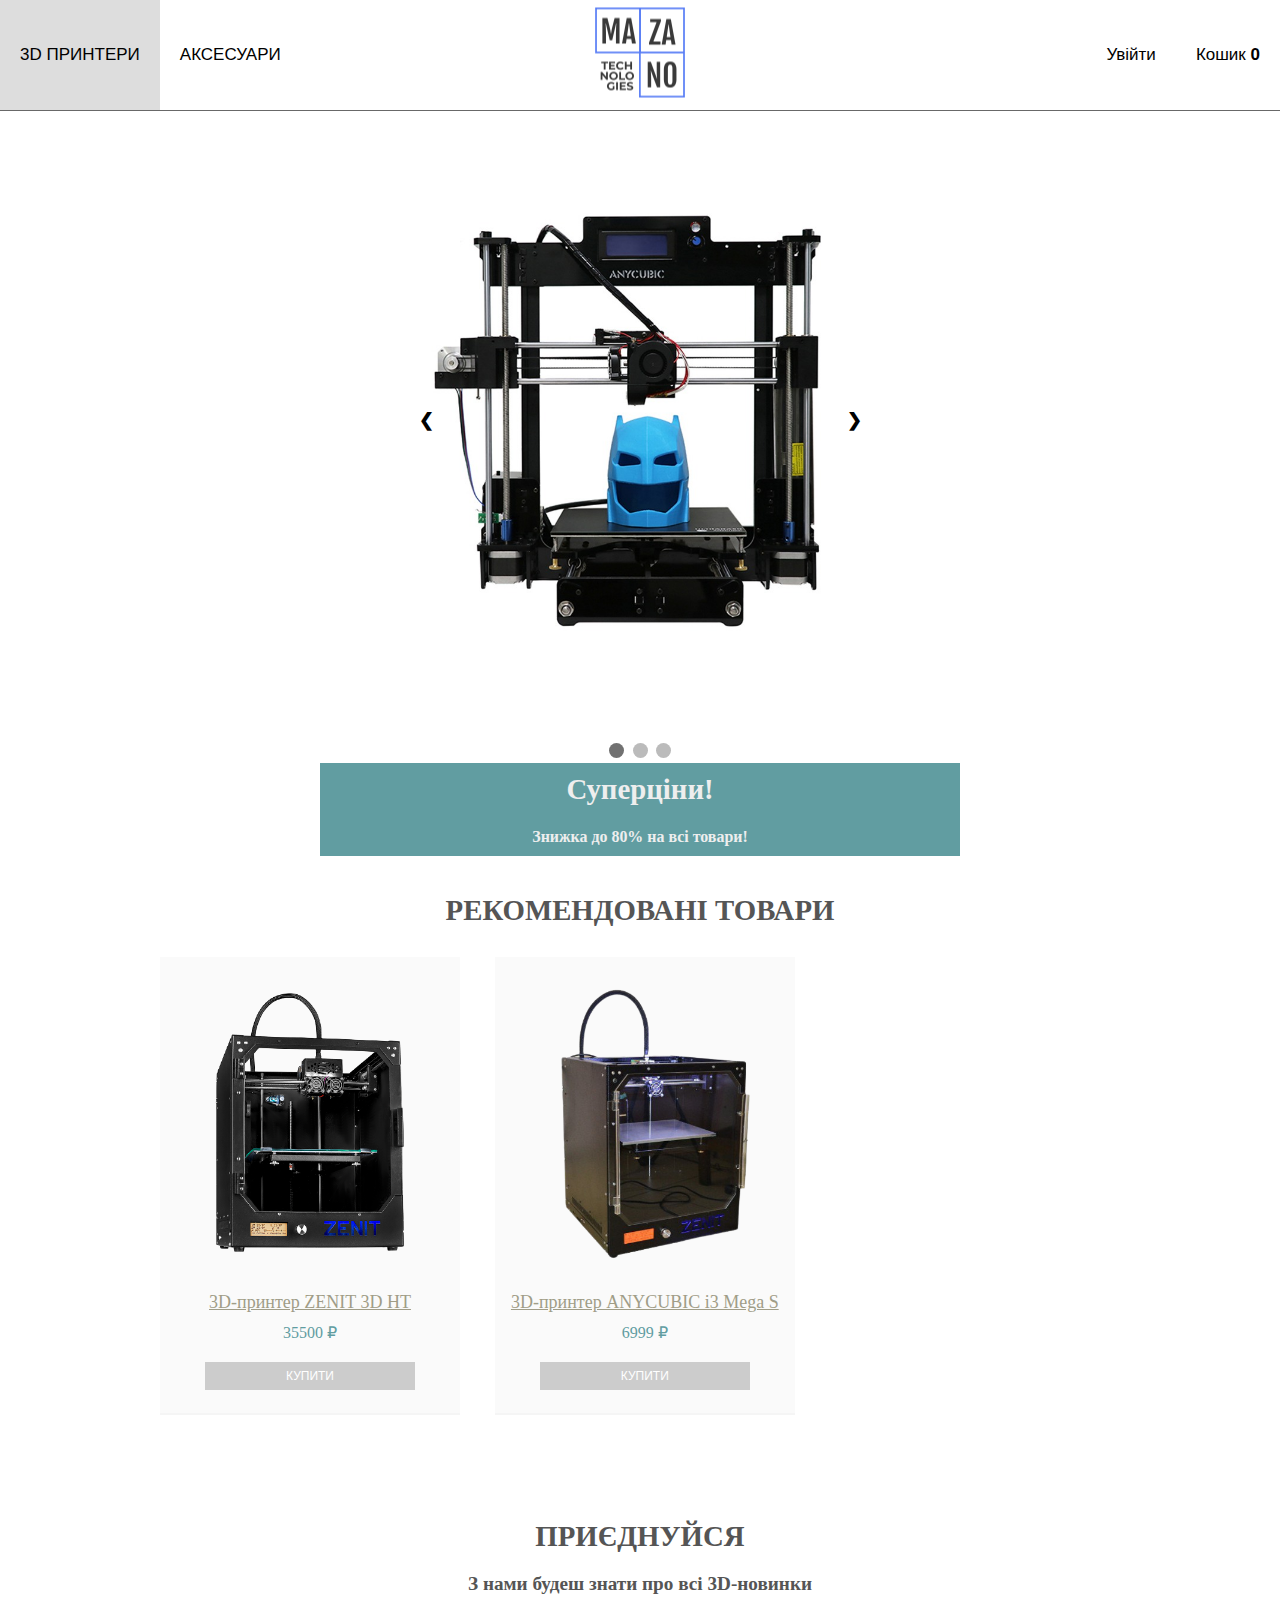
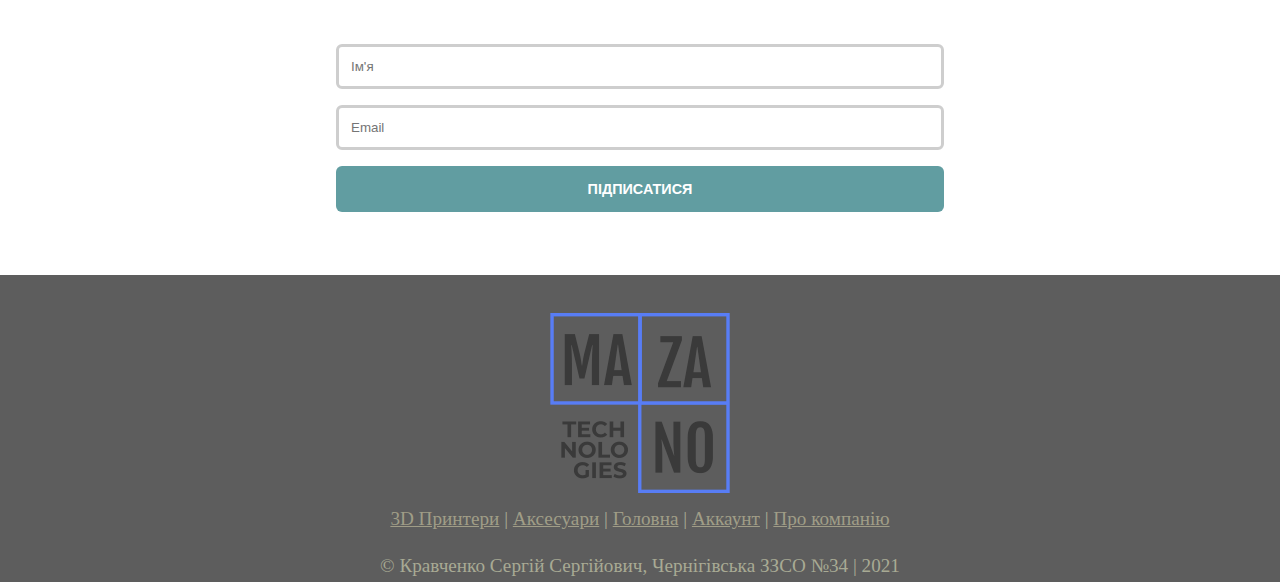
<file: index.html>
<!DOCTYPE html>
<html lang="en">
<head>
	<meta charset="UTF-8">
	<meta name="viewport" content="width=device-width, initial-scale=1.0">
	<title>Головна сторінка</title>
	<link rel="shortcut icon" href="assets/img/logo_w.png" type="image/png">
	<link rel="stylesheet" href="assets/css/style.css">
	<link rel="stylesheet" href="assets/css/slideshow.css">
	<link rel="stylesheet" href="assets/css/topnav.css">
	<link rel="stylesheet" href="assets/css/printers.css">
	<link rel="stylesheet" href="assets/css/form_news.css">
	<link rel="stylesheet" href="assets/css/auth.css">
	<link rel="stylesheet" href="assets/css/cart.css">
</head>
<body>

	<div class="main">
		
		<div class="header" style="border-bottom: 1px solid #686868;">
			
			<div class="topnav">

			    <div class="topnav-centered">
					<a href="index.html"><img src="assets/img/logo.png"></a>
				</div>

				<a href="printers.html">3D ПРИНТЕРИ</a>
				<a href="accessories.html">АКСЕСУАРИ</a>

				<div class="topnav-right">
					<a onclick="document.getElementById('id01').style.display='block'">Увійти</a>
					<a class="cart" onclick="document.getElementById('id02').style.display='block'">
						Кошик
						<strong><span class="order-quantity">0</span></strong>
					</a>
				</div>
				
			</div>

		</div>

		<div class="site_content">
		
			<div class="slideshow">

				<div class="slideshow-container">

				  <div class="mySlides fade">
					<img src="assets/img/slideshow-main/img1.jpg" style="width:100%">
				  </div>

				  <div class="mySlides fade">
					<img src="assets/img/slideshow-main/img2.jpg" style="width:100%">
				  </div>

				  <div class="mySlides fade">
					<img src="assets/img/slideshow-main/img3.jpg" style="width:100%">
				  </div>

				  <a class="prev" onclick="plusSlides(-1)">&#10094;</a>
				  <a class="next" onclick="plusSlides(1)">&#10095;</a>
				</div>
				<br>

				<div style="text-align:center">
				  <span class="dot" onclick="currentSlide(1)"></span>
				  <span class="dot" onclick="currentSlide(2)"></span>
				  <span class="dot" onclick="currentSlide(3)"></span>
				</div>
				
				<script src="assets/js/slideshow.js"></script>
				
			</div>
			
			<div class="block_1" style="background-color:#619DA1; max-width: 50%; margin-left: auto; margin-right: auto; margin-bottom: 3%;">
			
				<h2 style="text-align: center; padding-top: 10px;">Суперціни!</h2>
				<br>
				<h5 style="text-align: center; padding-bottom: 10px;">Знижка до 80% на всі товари!</h5>

			</div>
			
			<h2 class="grey_text" style="text-align: center; margin-bottom: 30px;">РЕКОМЕНДОВАНІ ТОВАРИ</h2>
			
			<div class="block_2">
				<div class="product-item">
					<div class="product" data-id="0">
						<a class="product-image" href="#"><img src="assets/img/printers/1.png"></a>
						<h3 class="product-title">
							<a href="#">3D-принтер ZENIT 3D HT</a>
						</h3>
						<span class="product-price">35500 ₽</span>
						<button class="product-btn button btn">Купити</button>
					</div>
				</div>
				<div class="product-item">
					<div class="product" data-id="1">
						<a class="product-image" href="#"><img src="assets/img/printers/2.png"></a>
						<h3 class="product-title">
							<a href="#">3D-принтер ANYCUBIC i3 Mega S</a>
						</h3>
						<span class="product-price">6999 ₽</span>
						<button class="product-btn button btn">Купити</button>
					</div>
				</div>

			</div>
			
			<h2 class="grey_text" style="text-align: center; margin-top: 75px;">ПРИЄДНУЙСЯ</h2>
			<h4 class="grey_text" style="text-align: center; margin: 20px auto 25px auto;">З нами будеш знати про всі 3D-новинки</h4>
			
			<form class="form_news" action="#">
				<div class="container">
					<input name="fname" type="text" placeholder="Ім'я" required>
					<input name="email" type="text" placeholder="Email" required>
					<button class="standart_btn sub_news" type="submit">Підписатися</button>
				</div>
			</form> 
			
			<div class="auth">
				<div id="id01" class="modal">
					<form class="modal-content animate form_auth">
					
						<h1 class="grey_text" style="text-align: center; margin: 24px 0 12px 0;">Авторизація</h2>

						<div class="container">
							<label class="grey_text" for="uname"><b>Ім'я користувача</b></label>
							<input type="text" placeholder="Enter Username" name="uname" required>

							<label class="grey_text" for="psw"><b>Пароль</b></label>
							<input type="password" placeholder="Enter Password" name="psw" required>

							<button class="standart_btn" type="submit">Увійти</button>
							<label class="grey_text">
								<input type="checkbox" checked="checked" name="remember"> Запам'ятайте мене
							</label>
						</div>

						<div class="container" style="background-color:#f1f1f1">
							<button class="standart_btn cancelbtn" type="button" onclick="document.getElementById('id01').style.display='none'">Назад</button>
							<span class="psw"><a href="#">Забули пароль?</a></span>
						</div>
					</form>
				</div>
				
				
			
			</div>		

			<div class="cart">
				<div id="id02" class="modal">
					<div class="modal-content animate"> <!-- style manager -->
				
						<h1 class="grey_text" style="text-align: center; margin: 24px 0 12px 0;">Перегляд замовлення</h2>
						
						<div class="order-info grey_text container" style="border: 3px solid rgba(0,0,0,0.11); border-radius: 10px; margin: 16px;">
							<div class="container">
								Товарів у замовленні:
								<strong><span class="order-quantity-modal">0 шт</span></strong><br>
							</div>
							<div class="container">
								Сума замовлення:
								<strong><span class="fullprice">0 грн</span></strong>
							</div>
							<button class="order-modal-btn">Склад замовлення</button>
							<div class="container" style="padding: 0;">
								<ul class="order-list"></ul>
							</div>
							
						</div>
						
						<h1 class="grey_text" style="text-align: center; margin: 24px 0 12px 0;">Оформлення замовлення</h2>
						
						<div class="form grey_text" style="text-align: center; margin: 0 25px;">
							<form>
								<span class="order-text">Ваше ім'я</span>
								<input type="text" name="uname" class="order-input" required>
								<span class="order-text">Номер телефона</span>
								<input type="text" name="telephone" class="order-input" placeholder="+38 (0__)___-__-__" required>
								<span class="order-text">Ваш e-mail</span>
								<input type="email" name="Email" class="order-input" placeholder="post@gmail.com" required>
								<button class="standart_btn" type="submit" style="margin: 25px 0;">Замовити</button>
							</form>	
						</div>
					
					</div>
				</div>
				
			</div>
			
			<script src="assets/js/modal.js"></script>	
			<script src="assets/js/cart.js"></script>	
			
	</div>

	<footer class="footer">
		<img src="assets/img/logo.png">
		<p>
			<a href="printers.html">3D Принтери</a> |
			<a href="accessories.html">Аксесуари</a> | 
			<a href="index.html">Головна</a> |
			<a onclick="document.getElementById('id01').style.display='block'">Аккаунт</a> |
			<a href="#">Про компанію</a>
		</p>
		<p style="margin-top: 25px">© Кравченко Сергій Сергійович, Чернігівська ЗЗСО №34 | 2021</p>
	</footer>
	
</body>
</html>
</file>
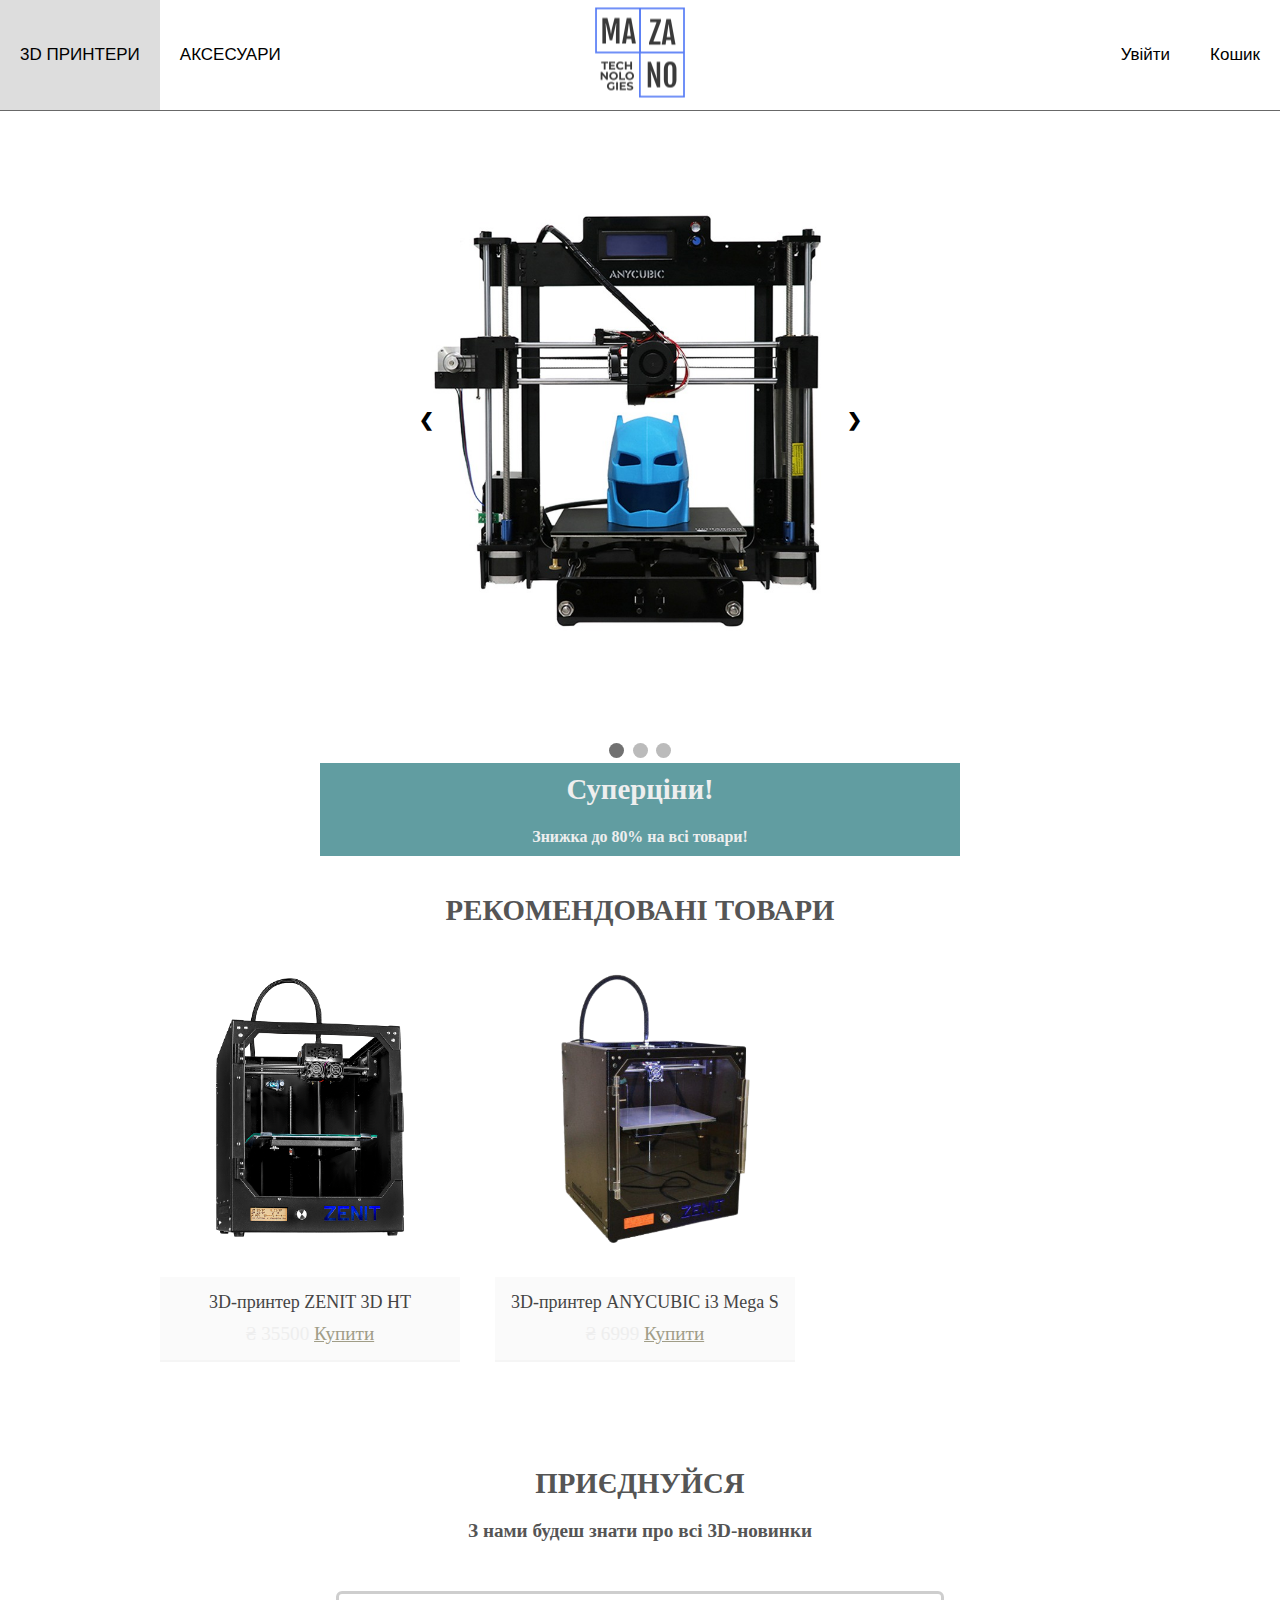
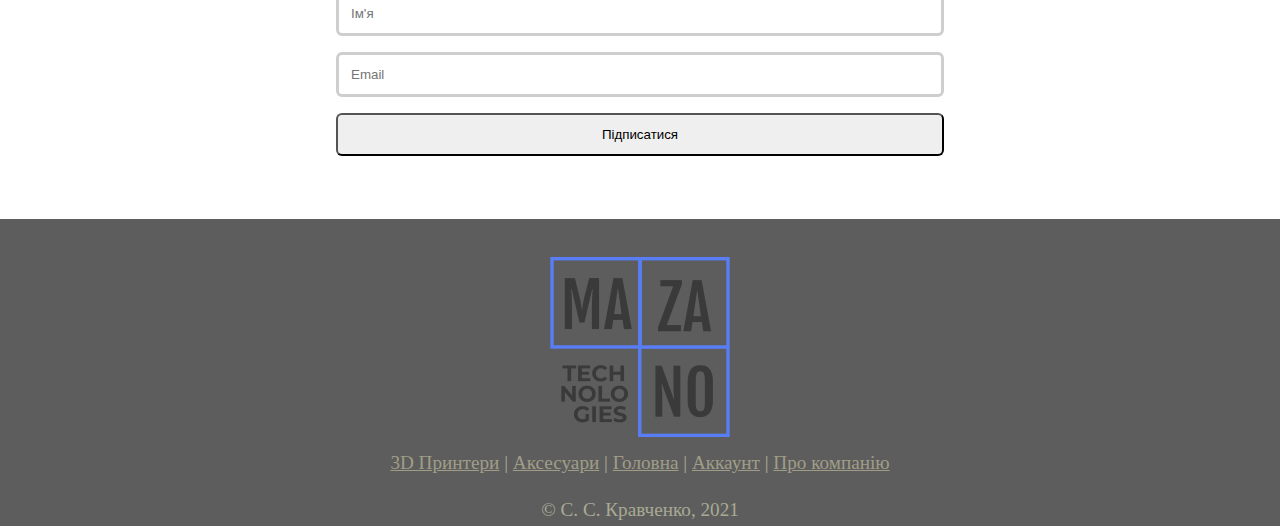
<file: 2.html>
<!DOCTYPE html>
<html lang="en">
<head>
	<meta charset="UTF-8">
	<meta name="viewport" content="width=device-width, initial-scale=1.0">
	<title>Головна сторінка</title>
	<link rel="stylesheet" href="assets/css/style.css">
	<link rel="stylesheet" href="assets/css/slideshow.css">
	<link rel="stylesheet" href="assets/css/topnav.css">
	<link rel="stylesheet" href="assets/css/printers.css">
	<link rel="stylesheet" href="assets/css/form_news.css">
	<link rel="stylesheet" href="assets/css/auth.css">
</head>
<body>

	<div class="main">
		
		<div class="header" style="border-bottom: 1px solid #686868;">
			
			<div class="topnav">

			    <div class="topnav-centered">
					<a href="index.html"><img src="assets/img/logo.png"></a>
				</div>

				<a href="printers.html">3D ПРИНТЕРИ</a>
				<a href="acces.html">АКСЕСУАРИ</a>

				<div class="topnav-right">
					<a onclick="document.getElementById('id01').style.display='block'">Увійти</a>
					<a href="cart.html">Кошик</a>
				</div>
				
			</div>

		</div>

		<div class="site_content">
		
			<div class="slideshow">

				<div class="slideshow-container">

				  <div class="mySlides fade">
					<img src="assets/img/slideshow-main/img1.jpg" style="width:100%">
				  </div>

				  <div class="mySlides fade">
					<img src="assets/img/slideshow-main/img2.jpg" style="width:100%">
				  </div>

				  <div class="mySlides fade">
					<img src="assets/img/slideshow-main/img3.jpg" style="width:100%">
				  </div>

				  <a class="prev" onclick="plusSlides(-1)">&#10094;</a>
				  <a class="next" onclick="plusSlides(1)">&#10095;</a>
				</div>
				<br>

				<div style="text-align:center">
				  <span class="dot" onclick="currentSlide(1)"></span>
				  <span class="dot" onclick="currentSlide(2)"></span>
				  <span class="dot" onclick="currentSlide(3)"></span>
				</div>
				
				<script type="text/javascript" src="assets/js/slideshow.js"></script>
				
			</div>
			
			<div class="block_1" style="background-color:#619DA1; max-width: 50%; margin-left: auto; margin-right: auto; margin-bottom: 3%;">
			
				<h2 style="text-align: center; padding-top: 10px;">Суперціни!</h2>
				<br>
				<h5 style="text-align: center; padding-bottom: 10px;">Знижка до 80% на всі товари!</h5>

			</div>
			
			<h2 class="grey_text" style="text-align: center; margin-bottom: 30px;">РЕКОМЕНДОВАНІ ТОВАРИ</h2>
			
			<div class="block_2">
				<div class="product-item">
					<img src="assets/img/printers/1.png">
					<div class="product">
						<h3>3D-принтер ZENIT 3D HT</h3>
						<span class="price">₴ 35500</span>
						<a href="cart.html" class="button">Купити</a>
					</div>
				</div>
				<div class="product-item">
					<img src="assets/img/printers/2.png">
					<div class="product">
						<h3>3D-принтер ANYCUBIC i3 Mega S</h3>
						<span class="price">₴ 6999</span>
						<a href="cart.html" class="button">Купити</a>
					</div>
				</div>
			</div>
			
			<h2 class="grey_text" style="text-align: center; margin-top: 75px;">ПРИЄДНУЙСЯ</h2>
			<h4 class="grey_text" style="text-align: center; margin: 20px auto 25px auto;">З нами будеш знати про всі 3D-новинки</h4>
			
			<form class="form_news" action="#">
				<div class="container">
					<input name="fname" type="text" placeholder="Ім'я" required>
					<input name="email" type="text" placeholder="Email" required>
					<button class="sub_news" type="submit">Підписатися</button>
				</div>
			</form> 
			
			<div class="auth">
				<div id="id01" class="modal">
					<form class="modal-content animate form_auth">
						<div class="imgcontainer">
						<h1 class="grey_text">Авторизація</h2>
						</div>

						<div class="container">
							<label class="grey_text" for="uname"><b>Ім'я користувача</b></label>
							<input type="text" placeholder="Enter Username" name="uname" required>

							<label class="grey_text" for="psw"><b>Пароль</b></label>
							<input type="password" placeholder="Enter Password" name="psw" required>

							<button type="submit">Увійти</button>
							<label class="grey_text">
								<input type="checkbox" checked="checked" name="remember"> Запам'ятайте мене
							</label>
						</div>

						<div class="container" style="background-color:#f1f1f1">
							<button type="button" onclick="document.getElementById('id01').style.display='none'" class="cancelbtn">Назад</button>
							<span class="psw"><a href="#">Забули пароль?</a></span>
						</div>
					</form>
				</div>
				
				<script type="text/javascript" src="assets/js/auth.js"></script>
				
			</div>
			
		</div>
	
	</div>



	<footer class="footer">
		<img src="assets/img/logo.png">
		<p>
			<a href="printers.html">3D Принтери</a> |
			<a href="acces.html">Аксесуари</a> | 
			<a href="index.html">Головна</a> |
			<a onclick="document.getElementById('id01').style.display='block'">Аккаунт</a> |
			<a href="#">Про компанію</a>
		</p>
		<p style="margin-top: 25px">© С. С. Кравченко, 2021</p>
	</footer>
	
</body>
</html>
</file>
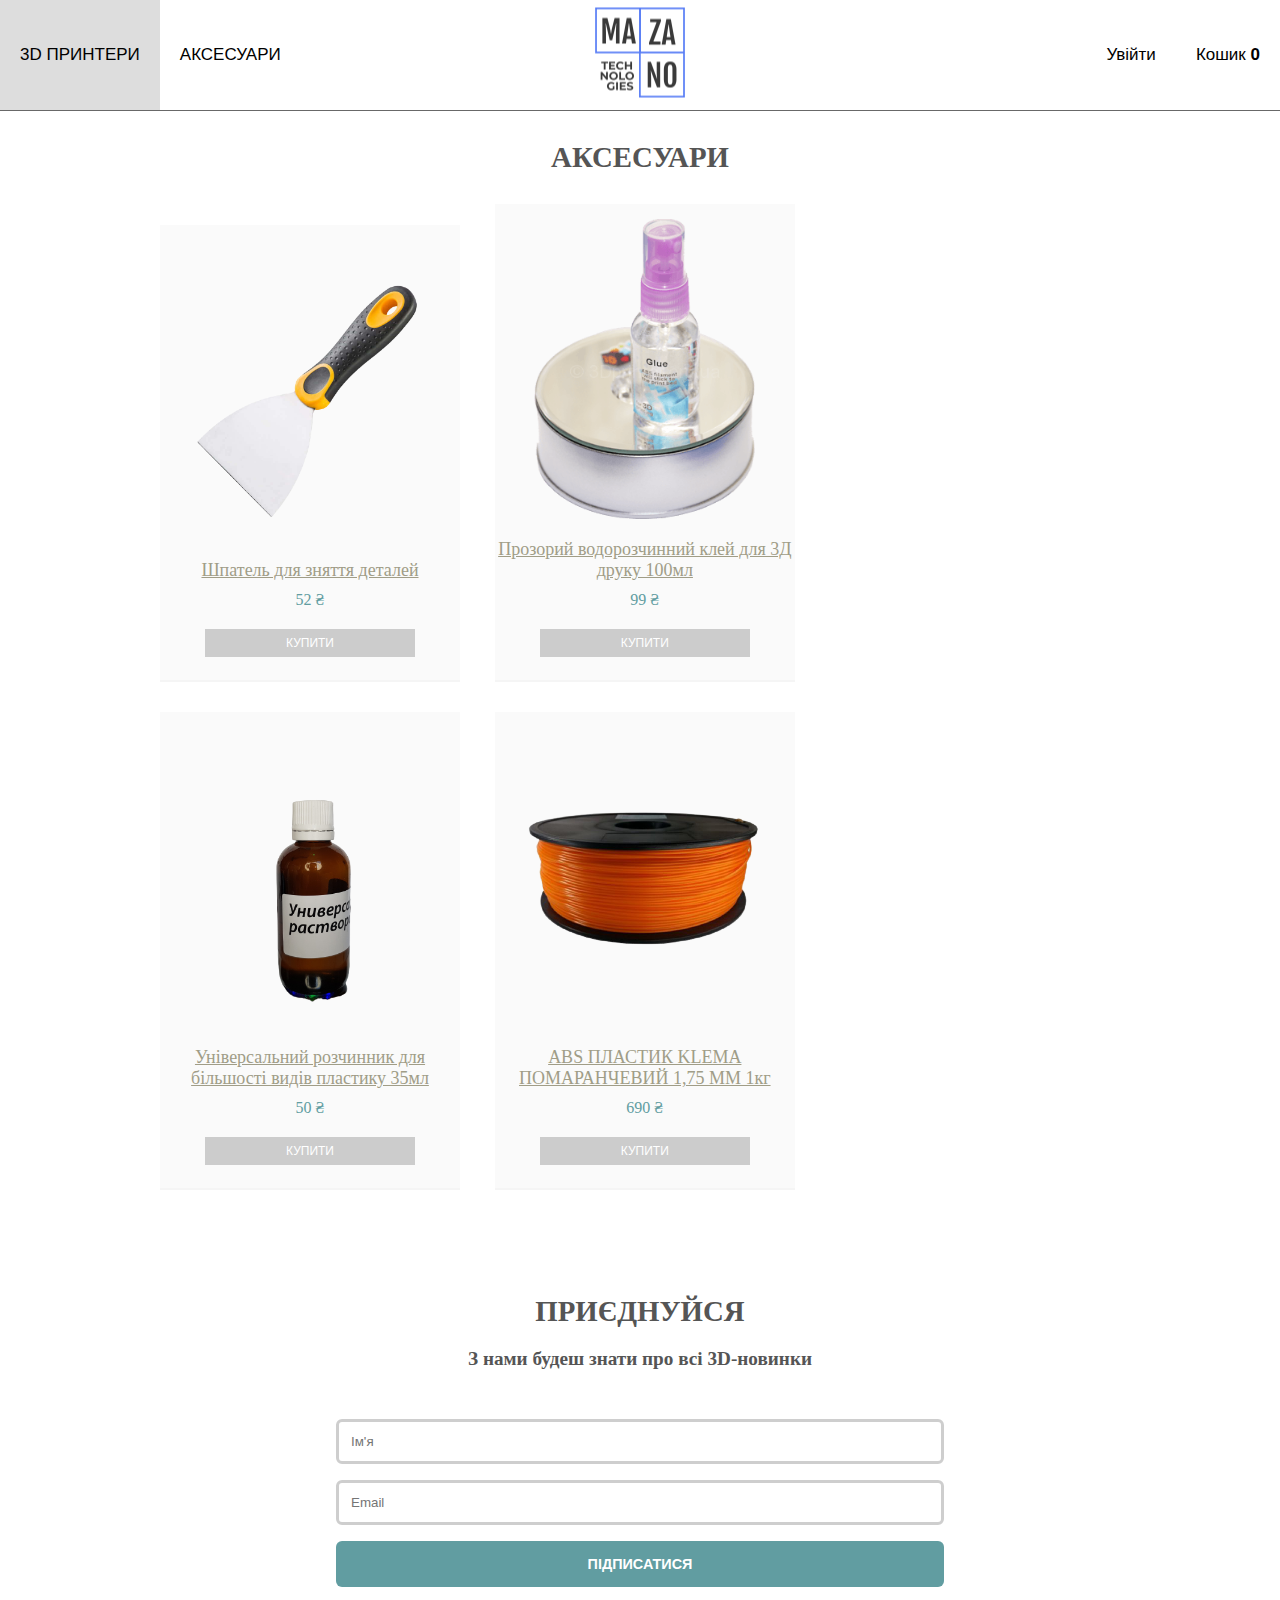
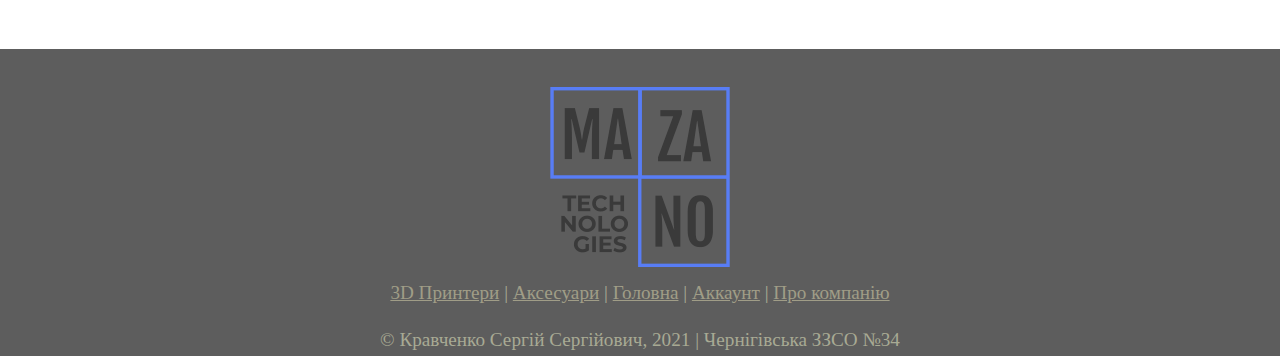
<file: accessories.html>
<!DOCTYPE html>
<html lang="en">
<head>
	<meta charset="UTF-8">
	<meta name="viewport" content="width=device-width, initial-scale=1.0">
	<title>Каталог аксесуарів для 3D-принтерів</title>
	<link rel="shortcut icon" href="assets/img/logo_w.png" type="image/png">
	<link rel="stylesheet" href="assets/css/style.css">
	<link rel="stylesheet" href="assets/css/topnav.css">
	<link rel="stylesheet" href="assets/css/printers.css">
	<link rel="stylesheet" href="assets/css/form_news.css">
	<link rel="stylesheet" href="assets/css/auth.css">
	<link rel="stylesheet" href="assets/css/cart.css">
</head>
<body>

	<div class="main">
		
		<div class="header" style="border-bottom: 1px solid #686868;">
			
			<div class="topnav">

			    <div class="topnav-centered">
					<a href="index.html"><img src="assets/img/logo.png"></a>
				</div>

				<a href="printers.html">3D ПРИНТЕРИ</a>
				<a href="accessories.html">АКСЕСУАРИ</a>

				<div class="topnav-right">
					<a onclick="document.getElementById('id01').style.display='block'">Увійти</a>
					<a class="cart" onclick="document.getElementById('id02').style.display='block'">
						Кошик
						<strong><span class="order-quantity">0</span></strong>
					</a>
				</div>
				
			</div>

		</div>

		<div class="site_content">
			
			<h2 class="grey_text" style="text-align: center; margin: 30px 0px;">АКСЕСУАРИ</h2>
			
			<div class="block_2">
				<div class="product-item">
					<div class="product" data-id="4">
						<a class="product-image" href="#"><img src="assets/img/accessories/1.png"></a>
						<h3 class="product-title">
							<a href="#">Шпатель для зняття деталей</a>
						</h3>
						<span class="product-price">52 ₴</span>
						<button class="product-btn button btn">Купити</button>
					</div>
				</div>
				<div class="product-item">
					<div class="product" data-id="5">
						<a class="product-image" href="#"><img src="assets/img/accessories/2.png"></a>
						<h3 class="product-title">
							<a href="#">Прозорий водорозчинний клей для 3Д друку 100мл</a>
						</h3>
						<span class="product-price">99 ₴</span>
						<button class="product-btn button btn">Купити</button>
					</div>
				</div>
				<div class="product-item">
					<div class="product" data-id="6">
						<a class="product-image" href="#"><img src="assets/img/accessories/3.png"></a>
						<h3 class="product-title">
							<a href="#">Універсальний розчинник для більшості видів пластику 35мл</a>
						</h3>
						<span class="product-price">50 ₴</span>
						<button class="product-btn button btn">Купити</button>
					</div>
				</div>
				<div class="product-item">
					<div class="product" data-id="7">
						<a class="product-image" href="#"><img src="assets/img/accessories/4.png"></a>
						<h3 class="product-title">
							<a href="#">ABS ПЛАСТИК KLEMA ПОМАРАНЧЕВИЙ 1,75 ММ 1кг</a>
						</h3>
						<span class="product-price">690 ₴</span>
						<button class="product-btn button btn">Купити</button>
					</div>
				</div>
				
			</div>
			
			<h2 class="grey_text" style="text-align: center; margin-top: 75px;">ПРИЄДНУЙСЯ</h2>
			<h4 class="grey_text" style="text-align: center; margin: 20px auto 25px auto;">З нами будеш знати про всі 3D-новинки</h4>
			
			<form class="form_news" action="#">
				<div class="container">
					<input name="fname" type="text" placeholder="Ім'я" required>
					<input name="email" type="text" placeholder="Email" required>
					<button class="standart_btn sub_news" type="submit">Підписатися</button>
				</div>
			</form> 
			
			<div class="auth">
				<div id="id01" class="modal">
					<form class="modal-content animate form_auth">
						<div class="imgcontainer">
						<h1 class="grey_text">Авторизація</h2>
						</div>

						<div class="container">
							<label class="grey_text" for="uname"><b>Ім'я користувача</b></label>
							<input type="text" placeholder="Enter Username" name="uname" required>

							<label class="grey_text" for="psw"><b>Пароль</b></label>
							<input type="password" placeholder="Enter Password" name="psw" required>

							<button class="standart_btn" type="submit">Увійти</button>
							<label class="grey_text">
								<input type="checkbox" checked="checked" name="remember"> Запам'ятайте мене
							</label>
						</div>

						<div class="container" style="background-color:#f1f1f1">
							<button class="standart_btn cancelbtn" type="button" onclick="document.getElementById('id01').style.display='none'">Назад</button>
							<span class="psw"><a href="#">Забули пароль?</a></span>
						</div>
					</form>
				</div>
				
			</div>
			
			<div class="cart">
				<div id="id02" class="modal">
					<div class="modal-content animate"> <!-- style manager -->
				
						<h1 class="grey_text" style="text-align: center; margin: 24px 0 12px 0;">Оформлення замовлення</h2>
						
						<div class="order-info grey_text container" style="border: 3px solid rgba(0,0,0,0.11); border-radius: 10px; margin: 16px;">
							<div class="container">
								Товарів у замовленні:
								<strong><span class="order-quantity-modal">0 шт</span></strong><br>
							</div>
							<div class="container">
								Сума замовлення:
								<strong><span class="fullprice">0 грн</span></strong>
							</div>
							<button class="order-modal-btn">Склад замовлення</button>
							<div class="container" style="padding: 0;">
								<ul class="order-list"></ul>
							</div>

						</div>
						
						<h1 class="grey_text" style="text-align: center; margin: 24px 0 12px 0;">Оформлення замовлення</h2>
						
						<div class="form grey_text" style="text-align: center; margin: 0 25px;">
							<form>
								<span class="order-text">Ваше ім'я</span>
								<input type="text" name="uname" class="order-input" required>
								<span class="order-text">Номер телефона</span>
								<input type="text" name="telephone" class="order-input" placeholder="+38 (0__)___-__-__" required>
								<span class="order-text">Ваш e-mail</span>
								<input type="email" name="Email" class="order-input" placeholder="post@gmail.com" required>
								<button class="standart_btn" type="submit" style="margin: 25px 0;">Замовити</button>
							</form>	
						</div>
					
					</div>
				</div>
				
			</div>
			
			<script src="assets/js/modal.js"></script>	
			<script src="assets/js/cart.js"></script>	
			
			
		</div>
	
	</div>



	<footer class="footer">
		<img src="assets/img/logo.png">
		<p>
			<a href="printers.html">3D Принтери</a> |
			<a href="accessories.html">Аксесуари</a> | 
			<a href="index.html">Головна</a> |
			<a onclick="document.getElementById('id01').style.display='block'">Аккаунт</a> |
			<a href="#">Про компанію</a>
		</p>
		<p style="margin-top: 25px">© Кравченко Сергій Сергійович, 2021 | 
			Чернігівська ЗЗСО №34
		</p>
	</footer>
	
</body>
</html>
</file>
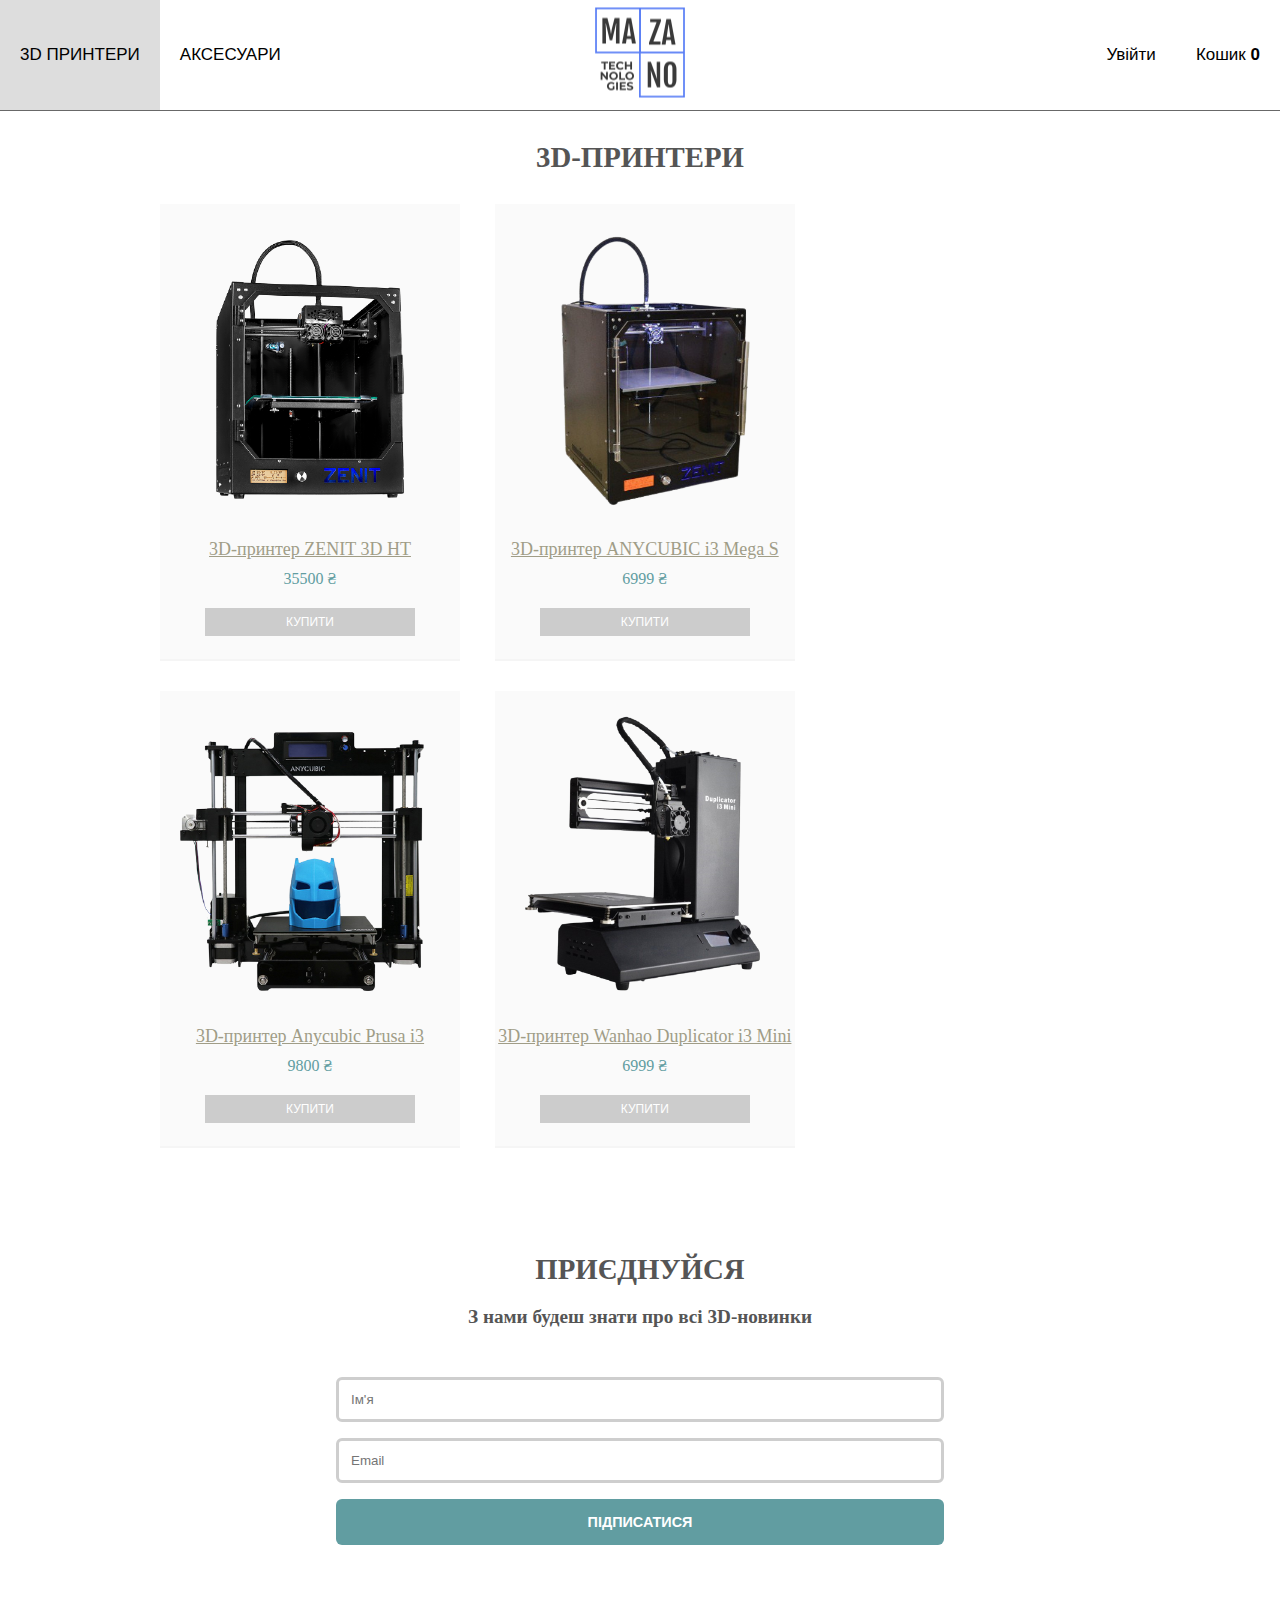
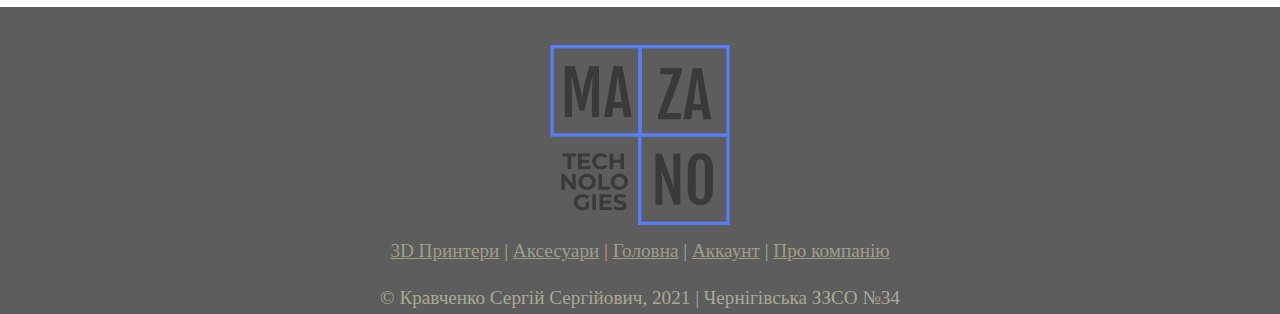
<file: printers.html>
<!DOCTYPE html>
<html lang="en">
<head>
	<meta charset="UTF-8">
	<meta name="viewport" content="width=device-width, initial-scale=1.0">
	<title>Каталог 3D-принтерів</title>
	<link rel="shortcut icon" href="assets/img/logo_w.png" type="image/png">
	<link rel="stylesheet" href="assets/css/style.css">
	<link rel="stylesheet" href="assets/css/topnav.css">
	<link rel="stylesheet" href="assets/css/printers.css">
	<link rel="stylesheet" href="assets/css/form_news.css">
	<link rel="stylesheet" href="assets/css/auth.css">
	<link rel="stylesheet" href="assets/css/cart.css">
</head>
<body>

	<div class="main">
		
		<div class="header" style="border-bottom: 1px solid #686868;">
			
			<div class="topnav">

			    <div class="topnav-centered">
					<a href="index.html"><img src="assets/img/logo.png"></a>
				</div>

				<a href="printers.html">3D ПРИНТЕРИ</a>
				<a href="accessories.html">АКСЕСУАРИ</a>

				<div class="topnav-right">
					<a onclick="document.getElementById('id01').style.display='block'">Увійти</a>
					<a class="cart" onclick="document.getElementById('id02').style.display='block'">
						Кошик
						<strong><span class="order-quantity">0</span></strong>
					</a>
				</div>
				
			</div>

		</div>

		<div class="site_content">
			
			<h2 class="grey_text" style="text-align: center; margin: 30px 0px;">3D-ПРИНТЕРИ</h2>
			
			<div class="block_2">
				<div class="product-item">
					<div class="product" data-id="0">
						<a class="product-image" href="#"><img src="assets/img/printers/1.png"></a>
						<h3 class="product-title">
							<a href="#">3D-принтер ZENIT 3D HT</a>
						</h3>
						<span class="product-price">35500 ₴</span>
						<button class="product-btn button btn">Купити</button>
					</div>
				</div>
				<div class="product-item">
					<div class="product" data-id="1">
						<a class="product-image" href="#"><img src="assets/img/printers/2.png"></a>
						<h3 class="product-title">
							<a href="#">3D-принтер ANYCUBIC i3 Mega S</a>
						</h3>
						<span class="product-price">6999 ₴</span>
						<button class="product-btn button btn">Купити</button>
					</div>
				</div>
				<div class="product-item">
					<div class="product" data-id="2">
						<a class="product-image" href="#"><img src="assets/img/printers/3.png"></a>
						<h3 class="product-title">
							<a href="#">3D-принтер Anycubic Prusa i3</a>
						</h3>
						<span class="product-price">9800 ₴</span>
						<button class="product-btn button btn">Купити</button>
					</div>
				</div>
				<div class="product-item">
					<div class="product" data-id="3">
						<a class="product-image" href="#"><img src="assets/img/printers/4.png"></a>
						<h3 class="product-title">
							<a href="#">3D-принтер Wanhao Duplicator i3 Mini</a>
						</h3>
						<span class="product-price">6999 ₴</span>
						<button class="product-btn button btn">Купити</button>
					</div>
				</div>
				
			</div>
			
			<h2 class="grey_text" style="text-align: center; margin-top: 75px;">ПРИЄДНУЙСЯ</h2>
			<h4 class="grey_text" style="text-align: center; margin: 20px auto 25px auto;">З нами будеш знати про всі 3D-новинки</h4>
			
			<form class="form_news" action="#">
				<div class="container">
					<input name="fname" type="text" placeholder="Ім'я" required>
					<input name="email" type="text" placeholder="Email" required>
					<button class="standart_btn sub_news" type="submit">Підписатися</button>
				</div>
			</form> 
			
			<div class="auth">
				<div id="id01" class="modal">
					<form class="modal-content animate form_auth">
						<div class="imgcontainer">
						<h1 class="grey_text">Авторизація</h2>
						</div>

						<div class="container">
							<label class="grey_text" for="uname"><b>Ім'я користувача</b></label>
							<input type="text" placeholder="Enter Username" name="uname" required>

							<label class="grey_text" for="psw"><b>Пароль</b></label>
							<input type="password" placeholder="Enter Password" name="psw" required>

							<button class="standart_btn" type="submit">Увійти</button>
							<label class="grey_text">
								<input type="checkbox" checked="checked" name="remember"> Запам'ятайте мене
							</label>
						</div>

						<div class="container" style="background-color:#f1f1f1">
							<button class="standart_btn cancelbtn" type="button" onclick="document.getElementById('id01').style.display='none'">Назад</button>
							<span class="psw"><a href="#">Забули пароль?</a></span>
						</div>
					</form>
				</div>
				
			</div>
			
			<div class="cart">
				<div id="id02" class="modal">
					<div class="modal-content animate"> <!-- style manager -->
				
						<h1 class="grey_text" style="text-align: center; margin: 24px 0 12px 0;">Оформлення замовлення</h2>
						
						<div class="order-info grey_text container" style="border: 3px solid rgba(0,0,0,0.11); border-radius: 10px; margin: 16px;">
							<div class="container">
								Товарів у замовленні:
								<strong><span class="order-quantity-modal">0 шт</span></strong><br>
							</div>
							<div class="container">
								Сума замовлення:
								<strong><span class="fullprice">0 грн</span></strong>
							</div>
							<button class="order-modal-btn">Склад замовлення</button>
							<div class="container" style="padding: 0;">
								<ul class="order-list"></ul>
							</div>

						</div>
						
						<h1 class="grey_text" style="text-align: center; margin: 24px 0 12px 0;">Оформлення замовлення</h2>
						
						<div class="form grey_text" style="text-align: center; margin: 0 25px;">
							<form>
								<span class="order-text">Ваше ім'я</span>
								<input type="text" name="uname" class="order-input" required>
								<span class="order-text">Номер телефона</span>
								<input type="text" name="telephone" class="order-input" placeholder="+38 (0__)___-__-__" required>
								<span class="order-text">Ваш e-mail</span>
								<input type="email" name="Email" class="order-input" placeholder="post@gmail.com" required>
								<button class="standart_btn" type="submit" style="margin: 25px 0;">Замовити</button>
							</form>	
						</div>
					
					</div>
				</div>
				
			</div>
			
			<script src="assets/js/modal.js"></script>	
			<script src="assets/js/cart.js"></script>	
			
			
		</div>
	
	</div>



	<footer class="footer">
		<img src="assets/img/logo.png">
		<p>
			<a href="printers.html">3D Принтери</a> |
			<a href="accessories.html">Аксесуари</a> | 
			<a href="index.html">Головна</a> |
			<a onclick="document.getElementById('id01').style.display='block'">Аккаунт</a> |
			<a href="#">Про компанію</a>
		</p>
		<p style="margin-top: 25px">© Кравченко Сергій Сергійович, 2021 | 
			Чернігівська ЗЗСО №34
		</p>
	</footer>
	
</body>
</html>
</file>
<file: assets/css/style.css>
* {
	margin: 0;
	padding: 0;
}

html, body {
	height: 100%;
}

body {
	font-size: 1.2em;
	background-color: #fff;
	color: #EEE;
	display: flex;
	flex-direction: column;
}

input, button {outline:none;}

a, a:hover {
	outline: none;
	text-decoration: underline;
	color: #a09d87;
	cursor: pointer;
}

li {
	list-style-type: none;
}

button {
	padding: 14px 20px;
	margin: 8px 0;
	cursor: pointer;
	width: 100%;
}

.standart_btn {
	background-color: #619DA1;
	color: #ffffff;
	font-weight: 900;
	font-size:0.9rem;
	text-transform: uppercase;
	transition: all ease-in 200ms;
	border: 3px solid transparent;
	border-radius: 6px;
}

.standart_btn:hover {
	background-color:transparent;
	color:#619DA1;
	border: 3px solid #619DA1;
	cursor: pointer;
}

.btn:disabled {
	opacity: 0.4;
	pointer-events: none;
}

.logo {max-width: 50%}

.main {
	flex: 1 0 auto;
}

.grey_text {color: #555}

.footer {
	padding: 28px 0 5px 0;
	text-align: center;
	background-color: #5d5d5d;
	color: #a8aa94;
	flex-shrink: 0;
	margin-top: 3%;
}

.footer a:hover {
	color: #fff;
	text-decoration: none;
}


.text {
	vertical-align:bottom;
	display: flex;
	align-items: flex-end;
}
</file>
<file: assets/css/slideshow.css>
* {box-sizing:border-box}

.slideshow-container {
	max-width: 475px;
	position: relative;
	margin: 5% auto;
}

.mySlides {
	display: none;
}

.prev, .next {
	cursor: pointer;
	position: absolute;
	top: 50%;
	width: auto;
	margin-top: -22px;
	padding: 16px;
	color: black;
	font-weight: bold;
	font-size: 18px;
	transition: 0.6s ease;
	border-radius: 0 3px 3px 0;
	text-decoration: none;
}

.next {
	right: 0;
	border-radius: 3px 0 0 3px;
}

.prev:hover, .next:hover {
	background-color: rgba(0,0,0,0.8);
	text-decoration: none;
}

.numbertext {
	color: #000;
	font-size: 12px;
	padding: 8px 12px;
	position: absolute;
	top: 0;
}

.dot {
	cursor: pointer;
	height: 15px;
	width: 15px;
	margin: 0 2px;
	background-color: #bbb;
	border-radius: 50%;
	display: inline-block;
	transition: background-color 0.6s ease;
}

.active, .dot:hover {
	background-color: #717171;
}

.fade {
	-webkit-animation-name: fade;
	-webkit-animation-duration: 1.5s;
	animation-name: fade;
	animation-duration: 1.5s;
}

@-webkit-keyframes fade {
	from {opacity: .4}
	to {opacity: 1}
}

@keyframes fade {
	from {opacity: .4}
	to {opacity: 1}
}
</file>
<file: assets/css/topnav.css>
.topnav {
	position: relative;
	background-color: #FFF;
	overflow: hidden;
}

.topnav a {
	float: left;
	color: #000;
	text-align: center;
	padding: 45px 20px;
	text-decoration: none;
	font-size: 17px;
	font-family: 'Karla', sans-serif;
}

.topnav img {max-width: 50%}

.topnav a:hover {
	background-color: #ddd;
	color: black;
}

.topnav-centered a {
	float: none;
	position: absolute;
	top: 50%;
	left: 50%;
	transform: translate(-50%, -50%);
}

.topnav-right {
	float: right;
}

@media screen and (max-width: 580px) {
	.topnav a, .topnav-right {
		float: none;
		display: block;
	}

	.topnav-centered a {
		position: relative;
		top: 0;
		left: 0;
		transform: none;
	}
}
</file>
<file: assets/css/printers.css>
* {
	box-sizing: border-box;
}
.product-item {
	width: 300px;
	text-align: center;
	border-bottom: 2px solid #F5F5F5;
	background: white;
	font-family: "Open Sans";
	transition: .3s ease-in;
	display: inline-block;
	margin: auto;
	margin-right: 30px;
	margin-bottom: 30px;
}
.product-item:hover {
	border-bottom: 2px solid #619DA1;
}
.product-item img {
	margin-bottom: 20px;
	display: block;
	width: 100%;
}
.product {
	background: #fafafa;
	padding: 15px 0;
}
.product h3 {
	font-size: 18px;
	font-weight: 400;
	color: #444444;
	margin: 0 0 10px 0;
}
.product-price {
	font-size: 16px;
	color: #619DA1;
	display: block;
	margin-bottom: 12px;
}
.product-btn {
	text-decoration: none;
	display: inline-block;
	padding: 0 12px;
	background: #cccccc;
	color: white;
	text-transform: uppercase;
	font-size: 12px;
	line-height: 28px;
	transition: .3s ease-in;
	border: 0;
	max-width: 70%;
}
.product-item:hover .product-btn {
	background: #619DA1;
}

.block_2 {
	max-width: 90%;
	margin-left: auto;
	margin-right: auto; 
}

@media screen and (max-width: 580px) {
  .product-item {
	 display: block;
	width: 80%;
  }
}

@media screen and (min-width: 950px) {
	.block_2 {
		max-width: 75%
	}
}
</file>
<file: assets/css/form_news.css>
.form_news {
    color: #fff;
}

.container{
    padding: 1.5rem;
}

input[type=text], input[type=password], input[type=email], .sub_news {
    width: 100%;
    padding: 12px;
    margin: 8px 0;
    display: inline-block;
    outline: none;
    border-radius: 6px;
}
input[type=text], input[type=password], input[type=email]{ border:3px solid #cecece; }
input[type=text]:focus, input[type=password]:focus, input[type=email]:focus {
    border: 3px solid #619DA1;
}

@media screen and (min-width:400px){
  form{
    width:80%;
    margin:0 auto;
  }
}

@media screen and (min-width:520px){
  form{
    width:60%;
    margin:0 auto;
  }
}

@media screen and (min-width:720px){
  form{
    width:50%;
    margin:0 auto;
  }
}
</file>
<file: assets/css/auth.css>
.form_auth {
	border: 3px solid #f1f1f1;
}

.cancelbtn {
	width: auto;
	padding: 10px 18px;
	background-color: #f44336;
}

.imgcontainer {
	text-align: center;
	margin: 24px 0 12px 0;
}

.container {
	padding: 16px;
}

span.psw {
	float: right;
	padding-top: 16px;
}

@media screen and (max-width: 300px) {
	span.psw {
		display: block;
		float: none;
	}
	.cancelbtn {
		width: 100%;
	}
}

.modal {
	display: none;
	position: fixed; 
	z-index: 1;
	left: 0;
	top: 0;
	width: 100%; 
	height: 100%; 
	overflow: auto; 
	background-color: rgb(0,0,0); 
	background-color: rgba(0,0,0,0.4); 
	padding-top: 60px;
}

.modal-content {
	background-color: #fefefe;
	margin: 5px auto; 
	border: 1px solid #888;
	width: 80%; 
}

.animate {
	-webkit-animation: animatezoom 0.6s;
	animation: animatezoom 0.6s
}

@-webkit-keyframes animatezoom {
	from {-webkit-transform: scale(0)}
	to {-webkit-transform: scale(1)}
}

@keyframes animatezoom {
	from {transform: scale(0)}
	to {transform: scale(1)}
}
</file>
<file: assets/css/cart.css>
.form_auth {
	border: 3px solid #f1f1f1;
}

.order-list {
	display: none;
	margin-top: 25px;
}

.order-product-img {
	max-width: 100%;
	object-fit: cover;
	margin-right: 10px;
}

.order-product-delete {
	background-color: transparent;
	border: none;
	cursor: pointer;
	font-weight: 400;
	font-size: 12px;
	line-height: 20px;
	text-align: right;
	width: auto;
}
.order-product {
	display: block;
	align-items: center;
	text-align: center;
	margin-top: 35px;
}

.cancelbtn {
	width: auto;
	padding: 10px 18px;
	background-color: #f44336;
}

.imgcontainer {
	text-align: center;
	margin: 24px 0 12px 0;
}

.container {
	padding: 16px;
}

span.psw {
	float: right;
	padding-top: 16px;
}

@media screen and (min-width: 426px) {
  .order-product-img {
	width: 80%;
  }
}

@media screen and (min-width: 769px) {
  .order-product-img {
	width: 60%;
  }
}

@media screen and (min-width: 1441px) {
  .order-product-img {
	width: 20%;
  }
}

@media screen and (max-width: 300px) {
	span.psw {
		display: block;
		float: none;
	}
	.cancelbtn {
		width: 100%;
	}
}

.modal {
	display: none;
	position: fixed; 
	z-index: 1;
	left: 0;
	top: 0;
	width: 100%; 
	height: 100%; 
	overflow: auto; 
	background-color: rgb(0,0,0); 
	background-color: rgba(0,0,0,0.4); 
	padding-top: 60px;
}

.modal-content {
	background-color: #fefefe;
	margin: 5px auto; 
	border: 1px solid #888;
	width: 80%; 
}

.animate {
	-webkit-animation: animatezoom 0.6s;
	animation: animatezoom 0.6s
}

@-webkit-keyframes animatezoom {
	from {-webkit-transform: scale(0)}
	to {-webkit-transform: scale(1)}
}

@keyframes animatezoom {
	from {transform: scale(0)}
	to {transform: scale(1)}
}
</file>
